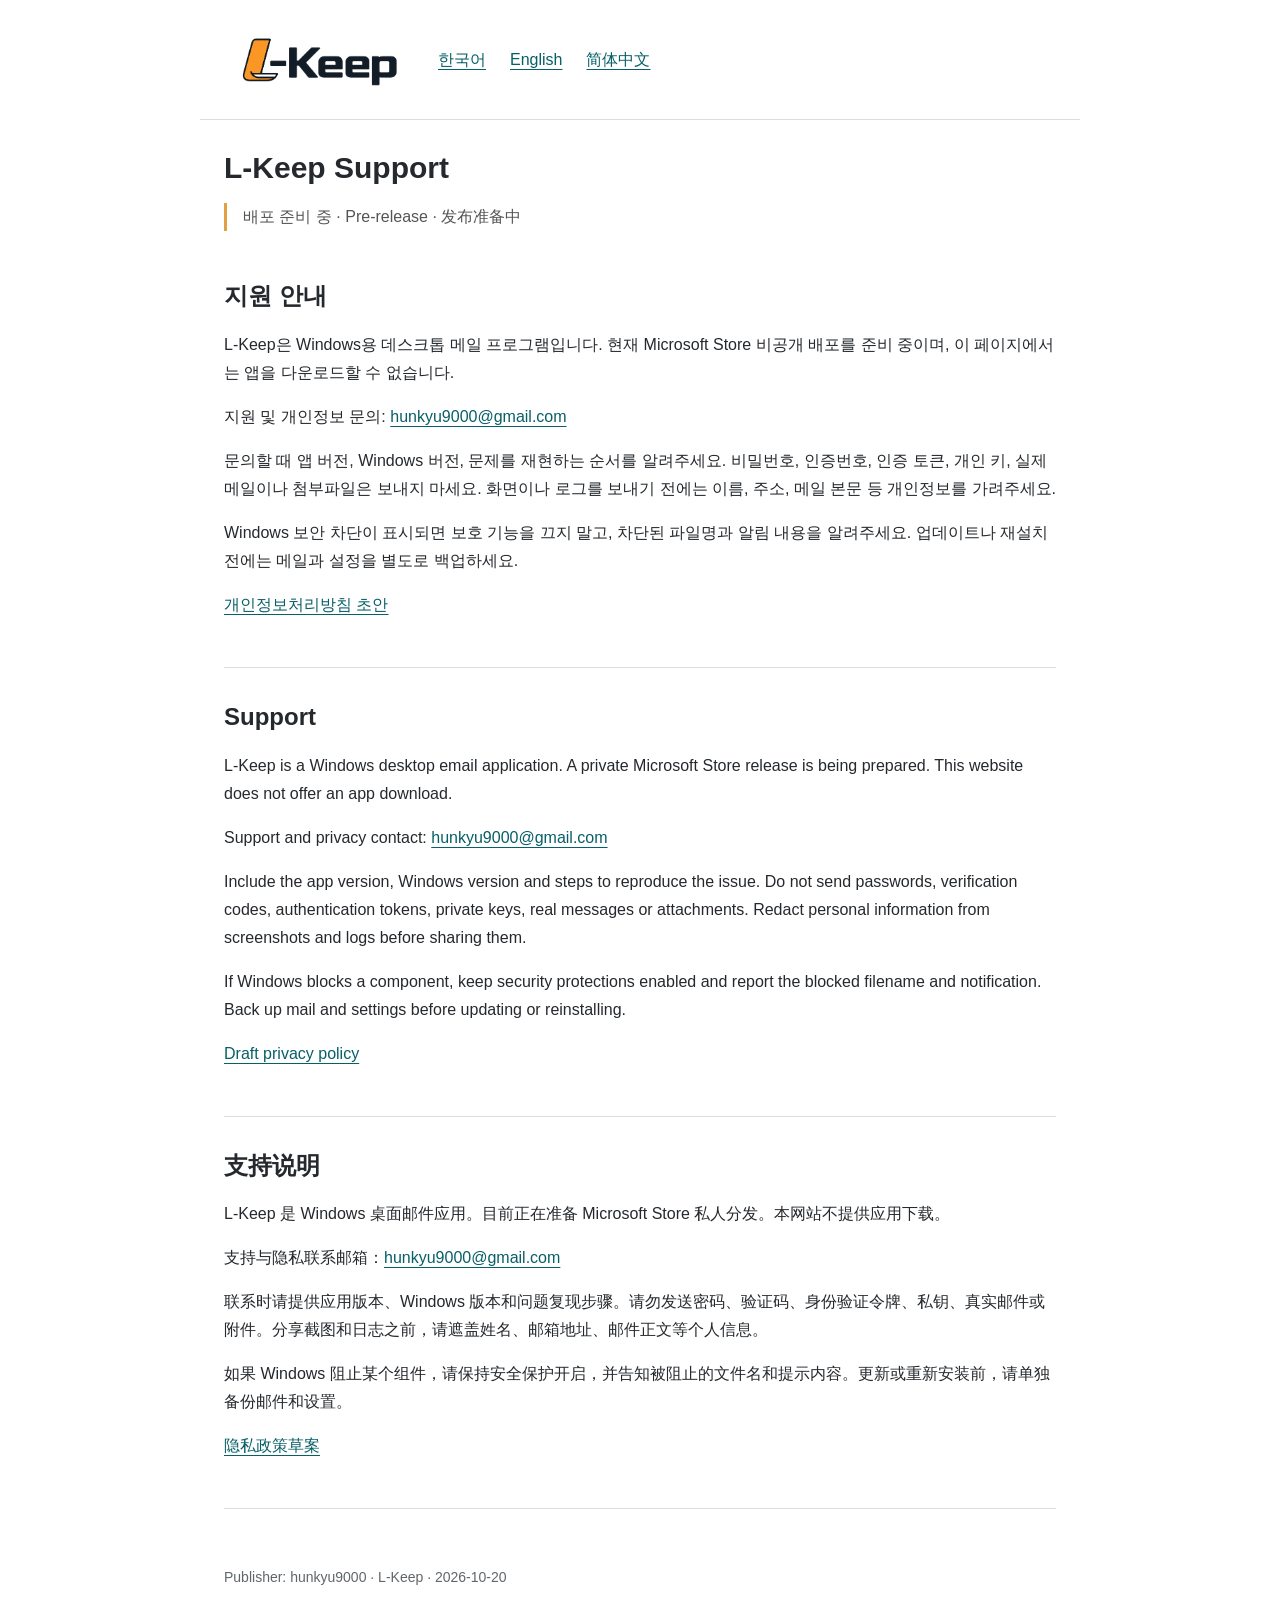
<file: index.html>
<!DOCTYPE html>
<html lang="ko">
<head>
  <meta charset="utf-8"/>
  <meta name="viewport" content="width=device-width, initial-scale=1"/>
  <meta name="referrer" content="no-referrer"/>
  <title>L-Keep | Support</title>
  <link rel="stylesheet" href="style.css"/>
</head>
<body>
<header><a href="index.html" aria-label="L-Keep"><img src="logo.png" alt="L-Keep" width="190"/></a><nav aria-label="Language"><a href="#ko" lang="ko">한국어</a><a href="#en" lang="en">English</a><a href="#zh" lang="zh-Hans">简体中文</a></nav></header>
<main>
  <h1>L-Keep Support</h1>
  <p class="notice">배포 준비 중 · Pre-release · 发布准备中</p>
  <section id="ko" lang="ko">
    <h2>지원 안내</h2>
    <p>L-Keep은 Windows용 데스크톱 메일 프로그램입니다. 현재 Microsoft Store 비공개 배포를 준비 중이며, 이 페이지에서는 앱을 다운로드할 수 없습니다.</p>
    <p>지원 및 개인정보 문의: <a href="mailto:hunkyu9000@gmail.com">hunkyu9000@gmail.com</a></p>
    <p>문의할 때 앱 버전, Windows 버전, 문제를 재현하는 순서를 알려주세요. 비밀번호, 인증번호, 인증 토큰, 개인 키, 실제 메일이나 첨부파일은 보내지 마세요. 화면이나 로그를 보내기 전에는 이름, 주소, 메일 본문 등 개인정보를 가려주세요.</p>
    <p>Windows 보안 차단이 표시되면 보호 기능을 끄지 말고, 차단된 파일명과 알림 내용을 알려주세요. 업데이트나 재설치 전에는 메일과 설정을 별도로 백업하세요.</p>
    <p><a href="privacy.html#ko">개인정보처리방침 초안</a></p>
  </section>
  <section id="en" lang="en">
    <h2>Support</h2>
    <p>L-Keep is a Windows desktop email application. A private Microsoft Store release is being prepared. This website does not offer an app download.</p>
    <p>Support and privacy contact: <a href="mailto:hunkyu9000@gmail.com">hunkyu9000@gmail.com</a></p>
    <p>Include the app version, Windows version and steps to reproduce the issue. Do not send passwords, verification codes, authentication tokens, private keys, real messages or attachments. Redact personal information from screenshots and logs before sharing them.</p>
    <p>If Windows blocks a component, keep security protections enabled and report the blocked filename and notification. Back up mail and settings before updating or reinstalling.</p>
    <p><a href="privacy.html#en">Draft privacy policy</a></p>
  </section>
  <section id="zh" lang="zh-Hans">
    <h2>支持说明</h2>
    <p>L-Keep 是 Windows 桌面邮件应用。目前正在准备 Microsoft Store 私人分发。本网站不提供应用下载。</p>
    <p>支持与隐私联系邮箱：<a href="mailto:hunkyu9000@gmail.com">hunkyu9000@gmail.com</a></p>
    <p>联系时请提供应用版本、Windows 版本和问题复现步骤。请勿发送密码、验证码、身份验证令牌、私钥、真实邮件或附件。分享截图和日志之前，请遮盖姓名、邮箱地址、邮件正文等个人信息。</p>
    <p>如果 Windows 阻止某个组件，请保持安全保护开启，并告知被阻止的文件名和提示内容。更新或重新安装前，请单独备份邮件和设置。</p>
    <p><a href="privacy.html#zh">隐私政策草案</a></p>
  </section>
</main>
<footer>Publisher: hunkyu9000 · L-Keep · 2026-10-20</footer>
</body>
</html>
</file>
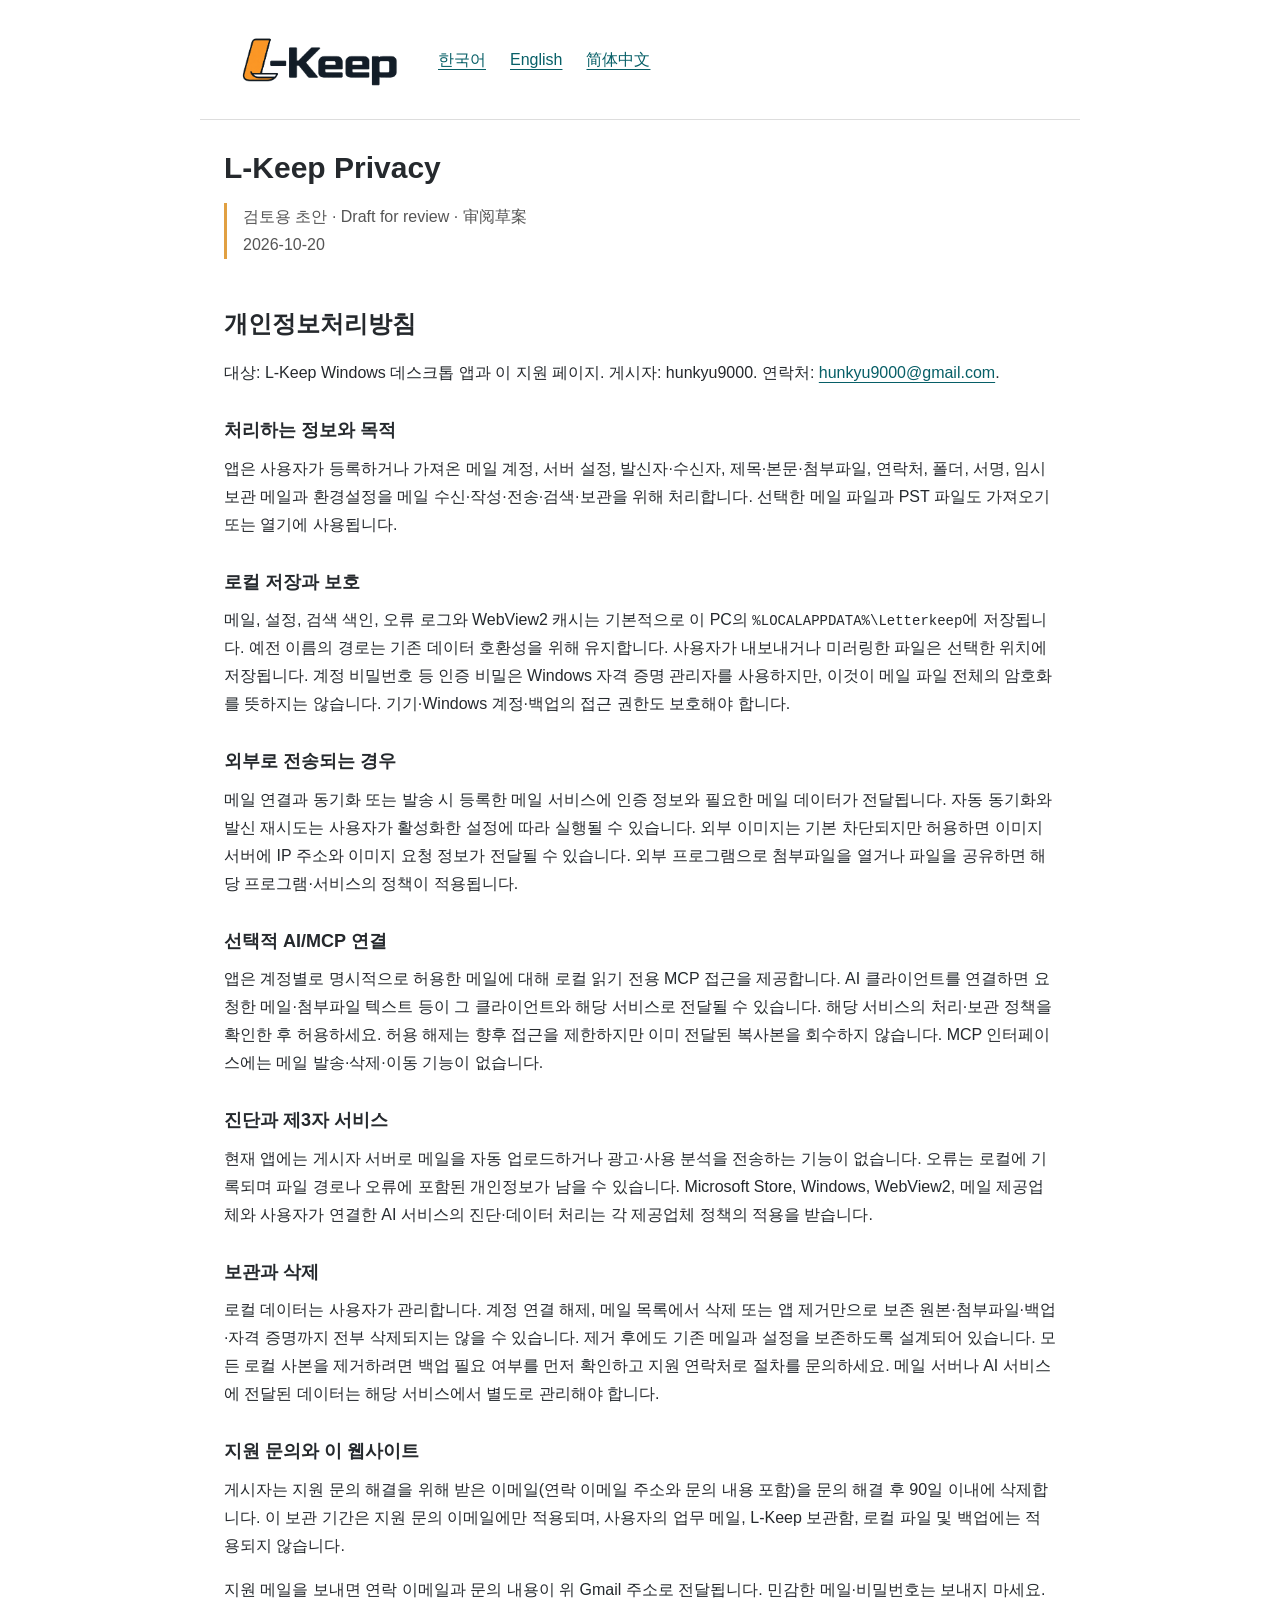
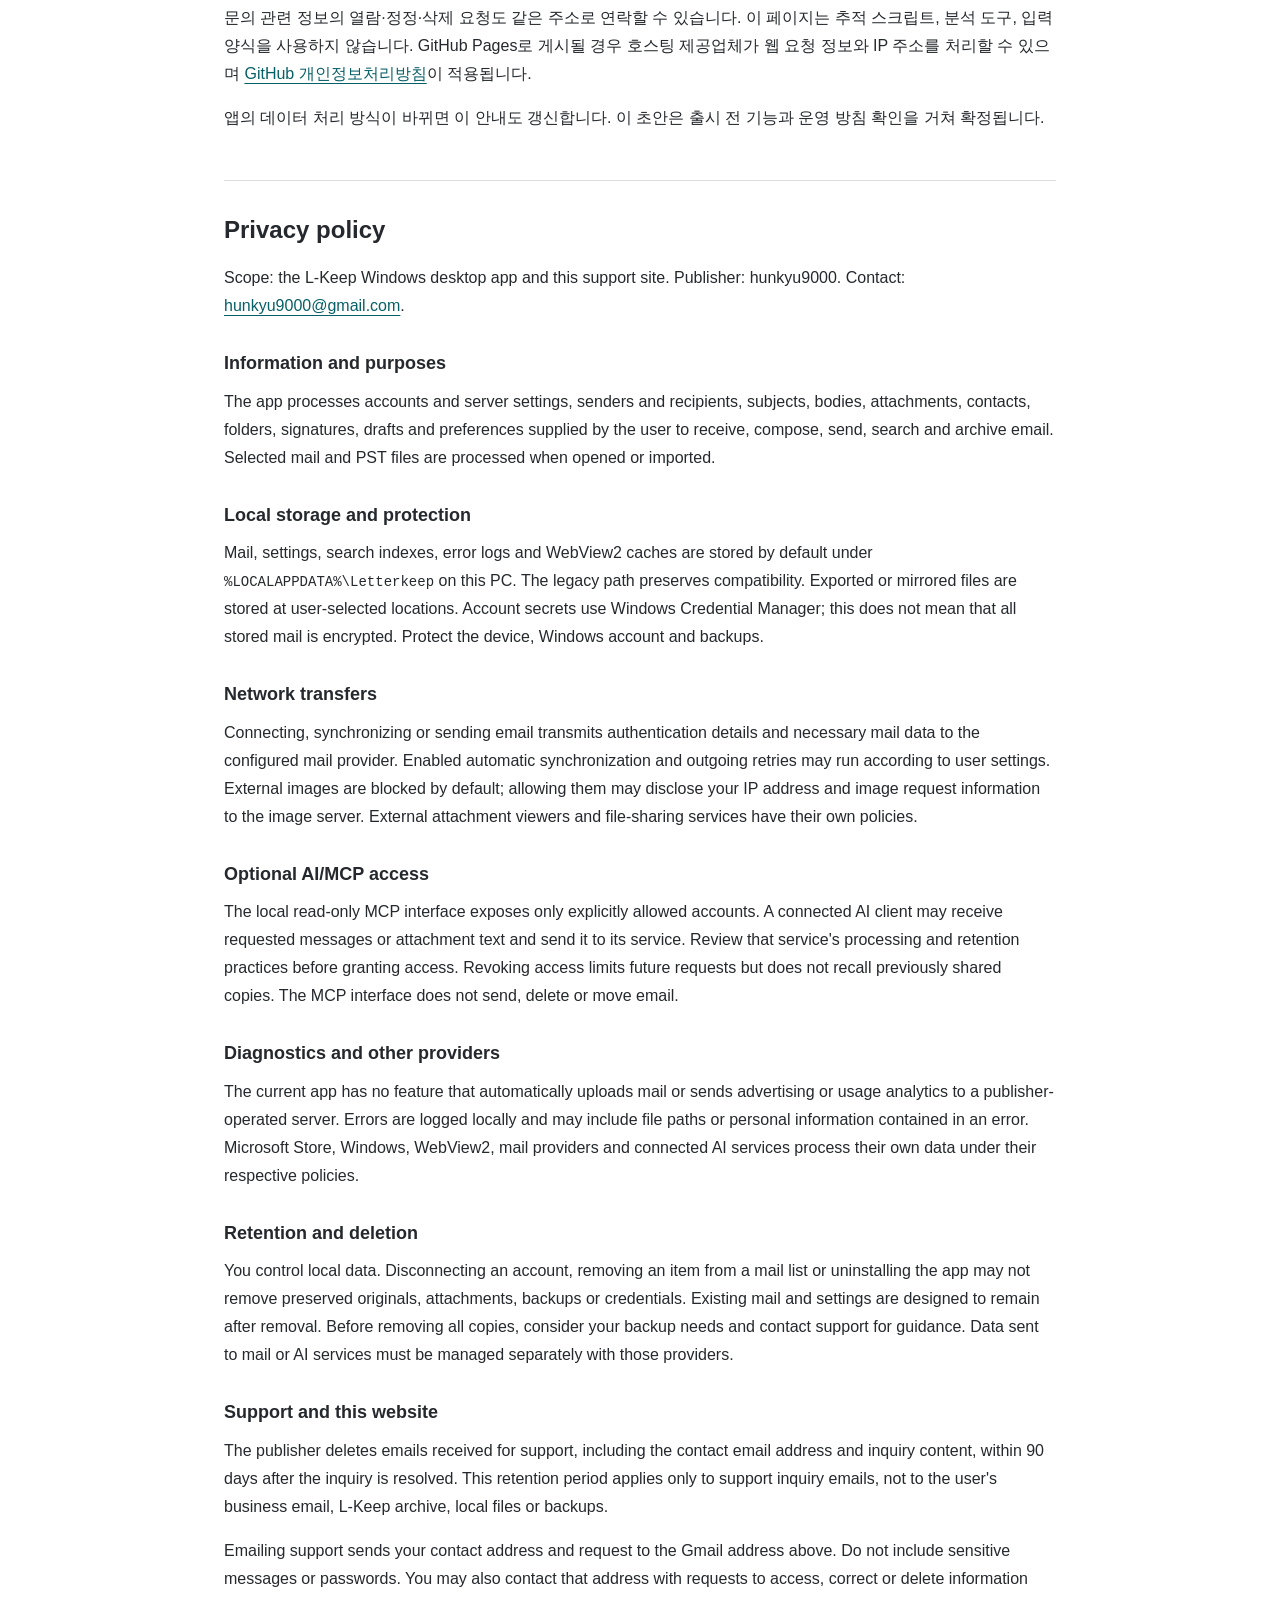
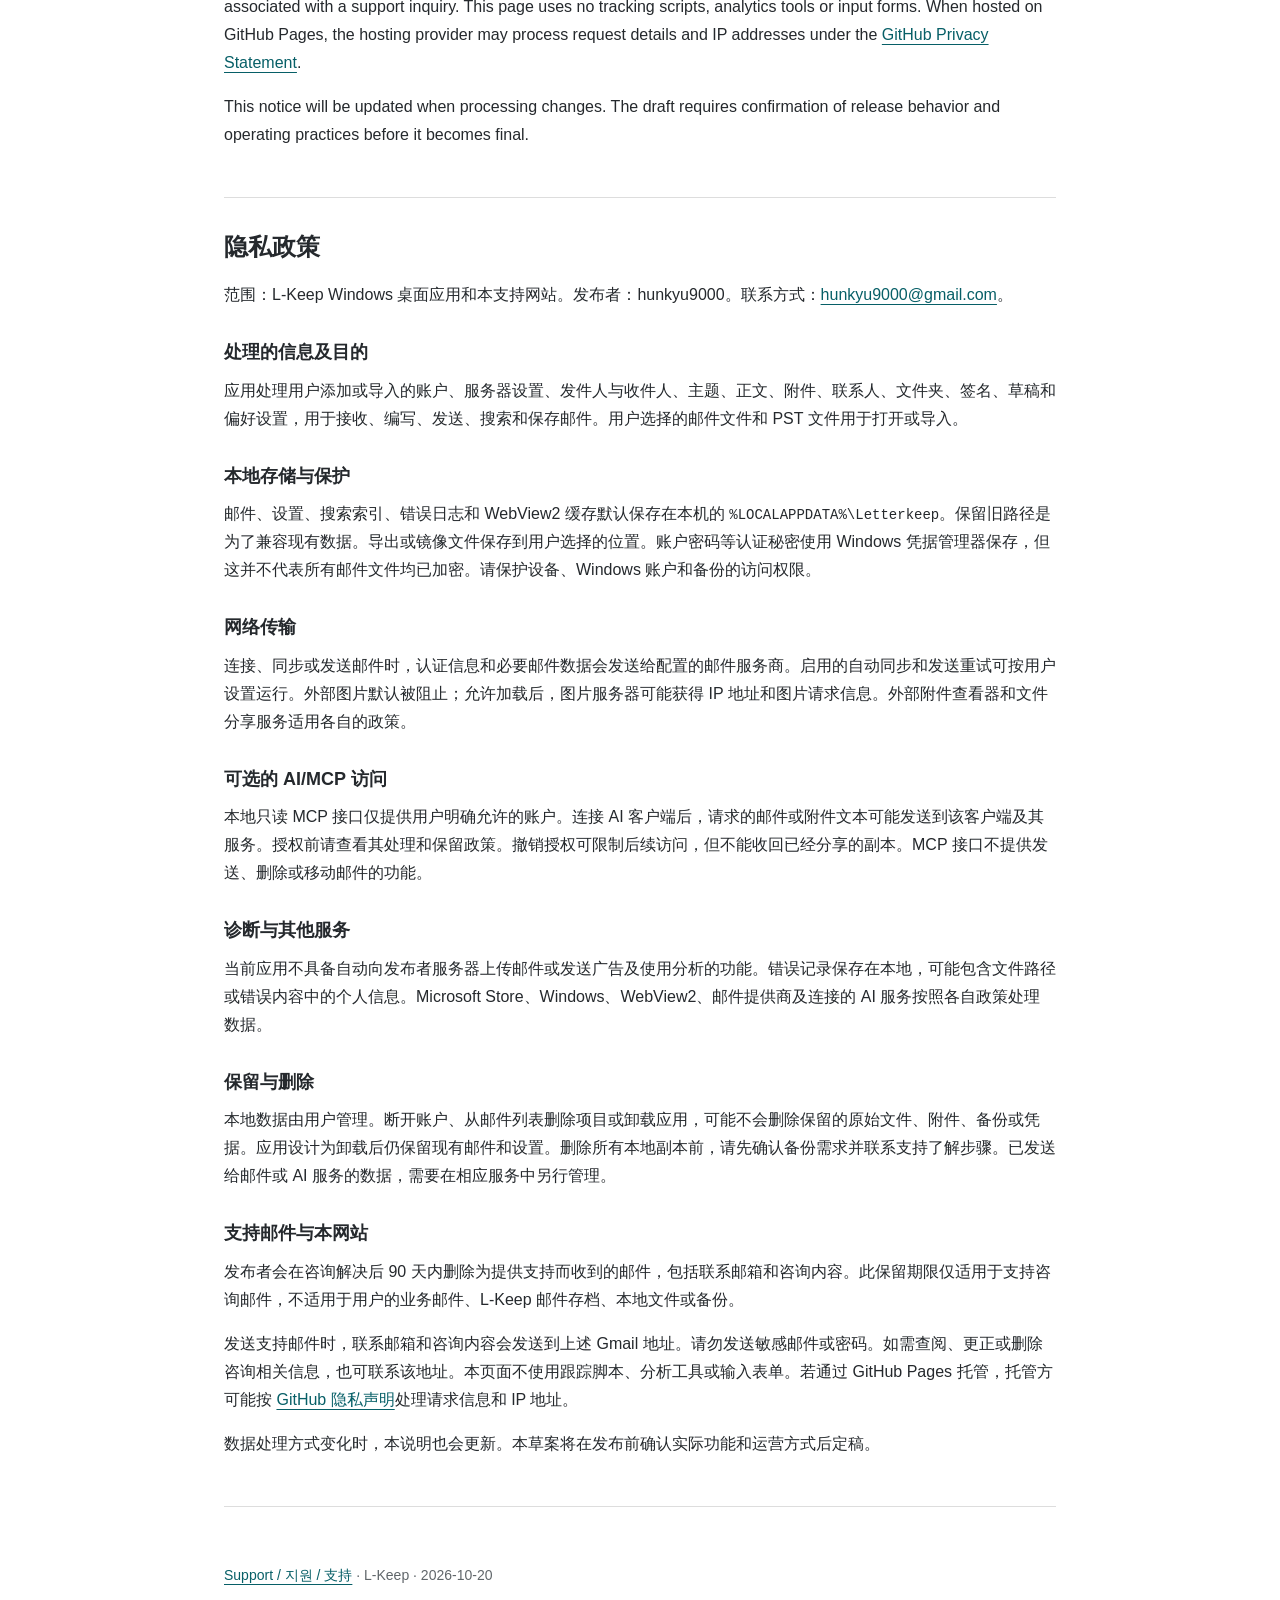
<file: privacy.html>
<!DOCTYPE html>
<html lang="ko">
<head>
  <meta charset="utf-8"/>
  <meta name="viewport" content="width=device-width, initial-scale=1"/>
  <meta name="referrer" content="no-referrer"/>
  <title>L-Keep | Privacy</title>
  <link rel="stylesheet" href="style.css"/>
</head>
<body>
<header><a href="index.html" aria-label="L-Keep"><img src="logo.png" alt="L-Keep" width="190"/></a><nav aria-label="Language"><a href="#ko" lang="ko">한국어</a><a href="#en" lang="en">English</a><a href="#zh" lang="zh-Hans">简体中文</a></nav></header>
<main>
  <h1>L-Keep Privacy</h1>
  <p class="notice">검토용 초안 · Draft for review · 审阅草案<br/>2026-10-20</p>
  <section id="ko" lang="ko">
    <h2>개인정보처리방침</h2>
    <p>대상: L-Keep Windows 데스크톱 앱과 이 지원 페이지. 게시자: hunkyu9000. 연락처: <a href="mailto:hunkyu9000@gmail.com">hunkyu9000@gmail.com</a>.</p>
    <h3>처리하는 정보와 목적</h3>
    <p>앱은 사용자가 등록하거나 가져온 메일 계정, 서버 설정, 발신자·수신자, 제목·본문·첨부파일, 연락처, 폴더, 서명, 임시보관 메일과 환경설정을 메일 수신·작성·전송·검색·보관을 위해 처리합니다. 선택한 메일 파일과 PST 파일도 가져오기 또는 열기에 사용됩니다.</p>
    <h3>로컬 저장과 보호</h3>
    <p>메일, 설정, 검색 색인, 오류 로그와 WebView2 캐시는 기본적으로 이 PC의 <code>%LOCALAPPDATA%\Letterkeep</code>에 저장됩니다. 예전 이름의 경로는 기존 데이터 호환성을 위해 유지합니다. 사용자가 내보내거나 미러링한 파일은 선택한 위치에 저장됩니다. 계정 비밀번호 등 인증 비밀은 Windows 자격 증명 관리자를 사용하지만, 이것이 메일 파일 전체의 암호화를 뜻하지는 않습니다. 기기·Windows 계정·백업의 접근 권한도 보호해야 합니다.</p>
    <h3>외부로 전송되는 경우</h3>
    <p>메일 연결과 동기화 또는 발송 시 등록한 메일 서비스에 인증 정보와 필요한 메일 데이터가 전달됩니다. 자동 동기화와 발신 재시도는 사용자가 활성화한 설정에 따라 실행될 수 있습니다. 외부 이미지는 기본 차단되지만 허용하면 이미지 서버에 IP 주소와 이미지 요청 정보가 전달될 수 있습니다. 외부 프로그램으로 첨부파일을 열거나 파일을 공유하면 해당 프로그램·서비스의 정책이 적용됩니다.</p>
    <h3>선택적 AI/MCP 연결</h3>
    <p>앱은 계정별로 명시적으로 허용한 메일에 대해 로컬 읽기 전용 MCP 접근을 제공합니다. AI 클라이언트를 연결하면 요청한 메일·첨부파일 텍스트 등이 그 클라이언트와 해당 서비스로 전달될 수 있습니다. 해당 서비스의 처리·보관 정책을 확인한 후 허용하세요. 허용 해제는 향후 접근을 제한하지만 이미 전달된 복사본을 회수하지 않습니다. MCP 인터페이스에는 메일 발송·삭제·이동 기능이 없습니다.</p>
    <h3>진단과 제3자 서비스</h3>
    <p>현재 앱에는 게시자 서버로 메일을 자동 업로드하거나 광고·사용 분석을 전송하는 기능이 없습니다. 오류는 로컬에 기록되며 파일 경로나 오류에 포함된 개인정보가 남을 수 있습니다. Microsoft Store, Windows, WebView2, 메일 제공업체와 사용자가 연결한 AI 서비스의 진단·데이터 처리는 각 제공업체 정책의 적용을 받습니다.</p>
    <h3>보관과 삭제</h3>
    <p>로컬 데이터는 사용자가 관리합니다. 계정 연결 해제, 메일 목록에서 삭제 또는 앱 제거만으로 보존 원본·첨부파일·백업·자격 증명까지 전부 삭제되지는 않을 수 있습니다. 제거 후에도 기존 메일과 설정을 보존하도록 설계되어 있습니다. 모든 로컬 사본을 제거하려면 백업 필요 여부를 먼저 확인하고 지원 연락처로 절차를 문의하세요. 메일 서버나 AI 서비스에 전달된 데이터는 해당 서비스에서 별도로 관리해야 합니다.</p>
    <h3>지원 문의와 이 웹사이트</h3>
    <p>게시자는 지원 문의 해결을 위해 받은 이메일(연락 이메일 주소와 문의 내용 포함)을 문의 해결 후 90일 이내에 삭제합니다. 이 보관 기간은 지원 문의 이메일에만 적용되며, 사용자의 업무 메일, L-Keep 보관함, 로컬 파일 및 백업에는 적용되지 않습니다.</p>
    <p>지원 메일을 보내면 연락 이메일과 문의 내용이 위 Gmail 주소로 전달됩니다. 민감한 메일·비밀번호는 보내지 마세요. 문의 관련 정보의 열람·정정·삭제 요청도 같은 주소로 연락할 수 있습니다. 이 페이지는 추적 스크립트, 분석 도구, 입력 양식을 사용하지 않습니다. GitHub Pages로 게시될 경우 호스팅 제공업체가 웹 요청 정보와 IP 주소를 처리할 수 있으며 <a href="https://docs.github.com/en/site-policy/privacy-policies/github-general-privacy-statement">GitHub 개인정보처리방침</a>이 적용됩니다.</p>
    <p>앱의 데이터 처리 방식이 바뀌면 이 안내도 갱신합니다. 이 초안은 출시 전 기능과 운영 방침 확인을 거쳐 확정됩니다.</p>
  </section>
  <section id="en" lang="en">
    <h2>Privacy policy</h2>
    <p>Scope: the L-Keep Windows desktop app and this support site. Publisher: hunkyu9000. Contact: <a href="mailto:hunkyu9000@gmail.com">hunkyu9000@gmail.com</a>.</p>
    <h3>Information and purposes</h3>
    <p>The app processes accounts and server settings, senders and recipients, subjects, bodies, attachments, contacts, folders, signatures, drafts and preferences supplied by the user to receive, compose, send, search and archive email. Selected mail and PST files are processed when opened or imported.</p>
    <h3>Local storage and protection</h3>
    <p>Mail, settings, search indexes, error logs and WebView2 caches are stored by default under <code>%LOCALAPPDATA%\Letterkeep</code> on this PC. The legacy path preserves compatibility. Exported or mirrored files are stored at user-selected locations. Account secrets use Windows Credential Manager; this does not mean that all stored mail is encrypted. Protect the device, Windows account and backups.</p>
    <h3>Network transfers</h3>
    <p>Connecting, synchronizing or sending email transmits authentication details and necessary mail data to the configured mail provider. Enabled automatic synchronization and outgoing retries may run according to user settings. External images are blocked by default; allowing them may disclose your IP address and image request information to the image server. External attachment viewers and file-sharing services have their own policies.</p>
    <h3>Optional AI/MCP access</h3>
    <p>The local read-only MCP interface exposes only explicitly allowed accounts. A connected AI client may receive requested messages or attachment text and send it to its service. Review that service's processing and retention practices before granting access. Revoking access limits future requests but does not recall previously shared copies. The MCP interface does not send, delete or move email.</p>
    <h3>Diagnostics and other providers</h3>
    <p>The current app has no feature that automatically uploads mail or sends advertising or usage analytics to a publisher-operated server. Errors are logged locally and may include file paths or personal information contained in an error. Microsoft Store, Windows, WebView2, mail providers and connected AI services process their own data under their respective policies.</p>
    <h3>Retention and deletion</h3>
    <p>You control local data. Disconnecting an account, removing an item from a mail list or uninstalling the app may not remove preserved originals, attachments, backups or credentials. Existing mail and settings are designed to remain after removal. Before removing all copies, consider your backup needs and contact support for guidance. Data sent to mail or AI services must be managed separately with those providers.</p>
    <h3>Support and this website</h3>
    <p>The publisher deletes emails received for support, including the contact email address and inquiry content, within 90 days after the inquiry is resolved. This retention period applies only to support inquiry emails, not to the user's business email, L-Keep archive, local files or backups.</p>
    <p>Emailing support sends your contact address and request to the Gmail address above. Do not include sensitive messages or passwords. You may also contact that address with requests to access, correct or delete information associated with a support inquiry. This page uses no tracking scripts, analytics tools or input forms. When hosted on GitHub Pages, the hosting provider may process request details and IP addresses under the <a href="https://docs.github.com/en/site-policy/privacy-policies/github-general-privacy-statement">GitHub Privacy Statement</a>.</p>
    <p>This notice will be updated when processing changes. The draft requires confirmation of release behavior and operating practices before it becomes final.</p>
  </section>
  <section id="zh" lang="zh-Hans">
    <h2>隐私政策</h2>
    <p>范围：L-Keep Windows 桌面应用和本支持网站。发布者：hunkyu9000。联系方式：<a href="mailto:hunkyu9000@gmail.com">hunkyu9000@gmail.com</a>。</p>
    <h3>处理的信息及目的</h3>
    <p>应用处理用户添加或导入的账户、服务器设置、发件人与收件人、主题、正文、附件、联系人、文件夹、签名、草稿和偏好设置，用于接收、编写、发送、搜索和保存邮件。用户选择的邮件文件和 PST 文件用于打开或导入。</p>
    <h3>本地存储与保护</h3>
    <p>邮件、设置、搜索索引、错误日志和 WebView2 缓存默认保存在本机的 <code>%LOCALAPPDATA%\Letterkeep</code>。保留旧路径是为了兼容现有数据。导出或镜像文件保存到用户选择的位置。账户密码等认证秘密使用 Windows 凭据管理器保存，但这并不代表所有邮件文件均已加密。请保护设备、Windows 账户和备份的访问权限。</p>
    <h3>网络传输</h3>
    <p>连接、同步或发送邮件时，认证信息和必要邮件数据会发送给配置的邮件服务商。启用的自动同步和发送重试可按用户设置运行。外部图片默认被阻止；允许加载后，图片服务器可能获得 IP 地址和图片请求信息。外部附件查看器和文件分享服务适用各自的政策。</p>
    <h3>可选的 AI/MCP 访问</h3>
    <p>本地只读 MCP 接口仅提供用户明确允许的账户。连接 AI 客户端后，请求的邮件或附件文本可能发送到该客户端及其服务。授权前请查看其处理和保留政策。撤销授权可限制后续访问，但不能收回已经分享的副本。MCP 接口不提供发送、删除或移动邮件的功能。</p>
    <h3>诊断与其他服务</h3>
    <p>当前应用不具备自动向发布者服务器上传邮件或发送广告及使用分析的功能。错误记录保存在本地，可能包含文件路径或错误内容中的个人信息。Microsoft Store、Windows、WebView2、邮件提供商及连接的 AI 服务按照各自政策处理数据。</p>
    <h3>保留与删除</h3>
    <p>本地数据由用户管理。断开账户、从邮件列表删除项目或卸载应用，可能不会删除保留的原始文件、附件、备份或凭据。应用设计为卸载后仍保留现有邮件和设置。删除所有本地副本前，请先确认备份需求并联系支持了解步骤。已发送给邮件或 AI 服务的数据，需要在相应服务中另行管理。</p>
    <h3>支持邮件与本网站</h3>
    <p>发布者会在咨询解决后 90 天内删除为提供支持而收到的邮件，包括联系邮箱和咨询内容。此保留期限仅适用于支持咨询邮件，不适用于用户的业务邮件、L-Keep 邮件存档、本地文件或备份。</p>
    <p>发送支持邮件时，联系邮箱和咨询内容会发送到上述 Gmail 地址。请勿发送敏感邮件或密码。如需查阅、更正或删除咨询相关信息，也可联系该地址。本页面不使用跟踪脚本、分析工具或输入表单。若通过 GitHub Pages 托管，托管方可能按 <a href="https://docs.github.com/en/site-policy/privacy-policies/github-general-privacy-statement">GitHub 隐私声明</a>处理请求信息和 IP 地址。</p>
    <p>数据处理方式变化时，本说明也会更新。本草案将在发布前确认实际功能和运营方式后定稿。</p>
  </section>
</main>
<footer><a href="index.html">Support / 지원 / 支持</a> · L-Keep · 2026-10-20</footer>
</body>
</html>
</file>
<file: style.css>
:root { color-scheme: light; font-family: "Segoe UI", "Malgun Gothic", "Microsoft YaHei", sans-serif; color: #25292d; background: #fff; letter-spacing: 0; }
* { box-sizing: border-box; }
body { margin: 0; font-size: 16px; line-height: 1.75; }
header, main, footer { max-width: 880px; margin: auto; padding: 28px 24px; }
header { display: flex; align-items: center; flex-wrap: wrap; gap: 24px; border-bottom: 1px solid #ddd; }
header img { display: block; width: 190px; max-width: 100%; height: auto; }
nav { display: flex; flex-wrap: wrap; gap: 12px 24px; }
a { color: #075f67; text-underline-offset: 4px; overflow-wrap: anywhere; }
a:hover { color: #003c43; }
a:focus-visible { outline: 2px solid #075f67; outline-offset: 4px; }
h1 { font-size: 30px; line-height: 1.3; margin: 0 0 16px; }
h2 { font-size: 24px; line-height: 1.4; margin: 0 0 18px; }
h3 { font-size: 18px; margin: 28px 0 8px; }
p { margin: 0 0 16px; }
section { padding: 32px 0; border-bottom: 1px solid #ddd; scroll-margin-top: 20px; }
ul { padding-left: 24px; }
.notice { border-left: 3px solid #e1a042; padding-left: 16px; color: #555; }
footer { color: #60666a; font-size: 14px; }
code { font-size: 14px; overflow-wrap: anywhere; }
@media (max-width: 480px) { header, main, footer { padding: 22px 18px; } h1 { font-size: 26px; } }
</file>
